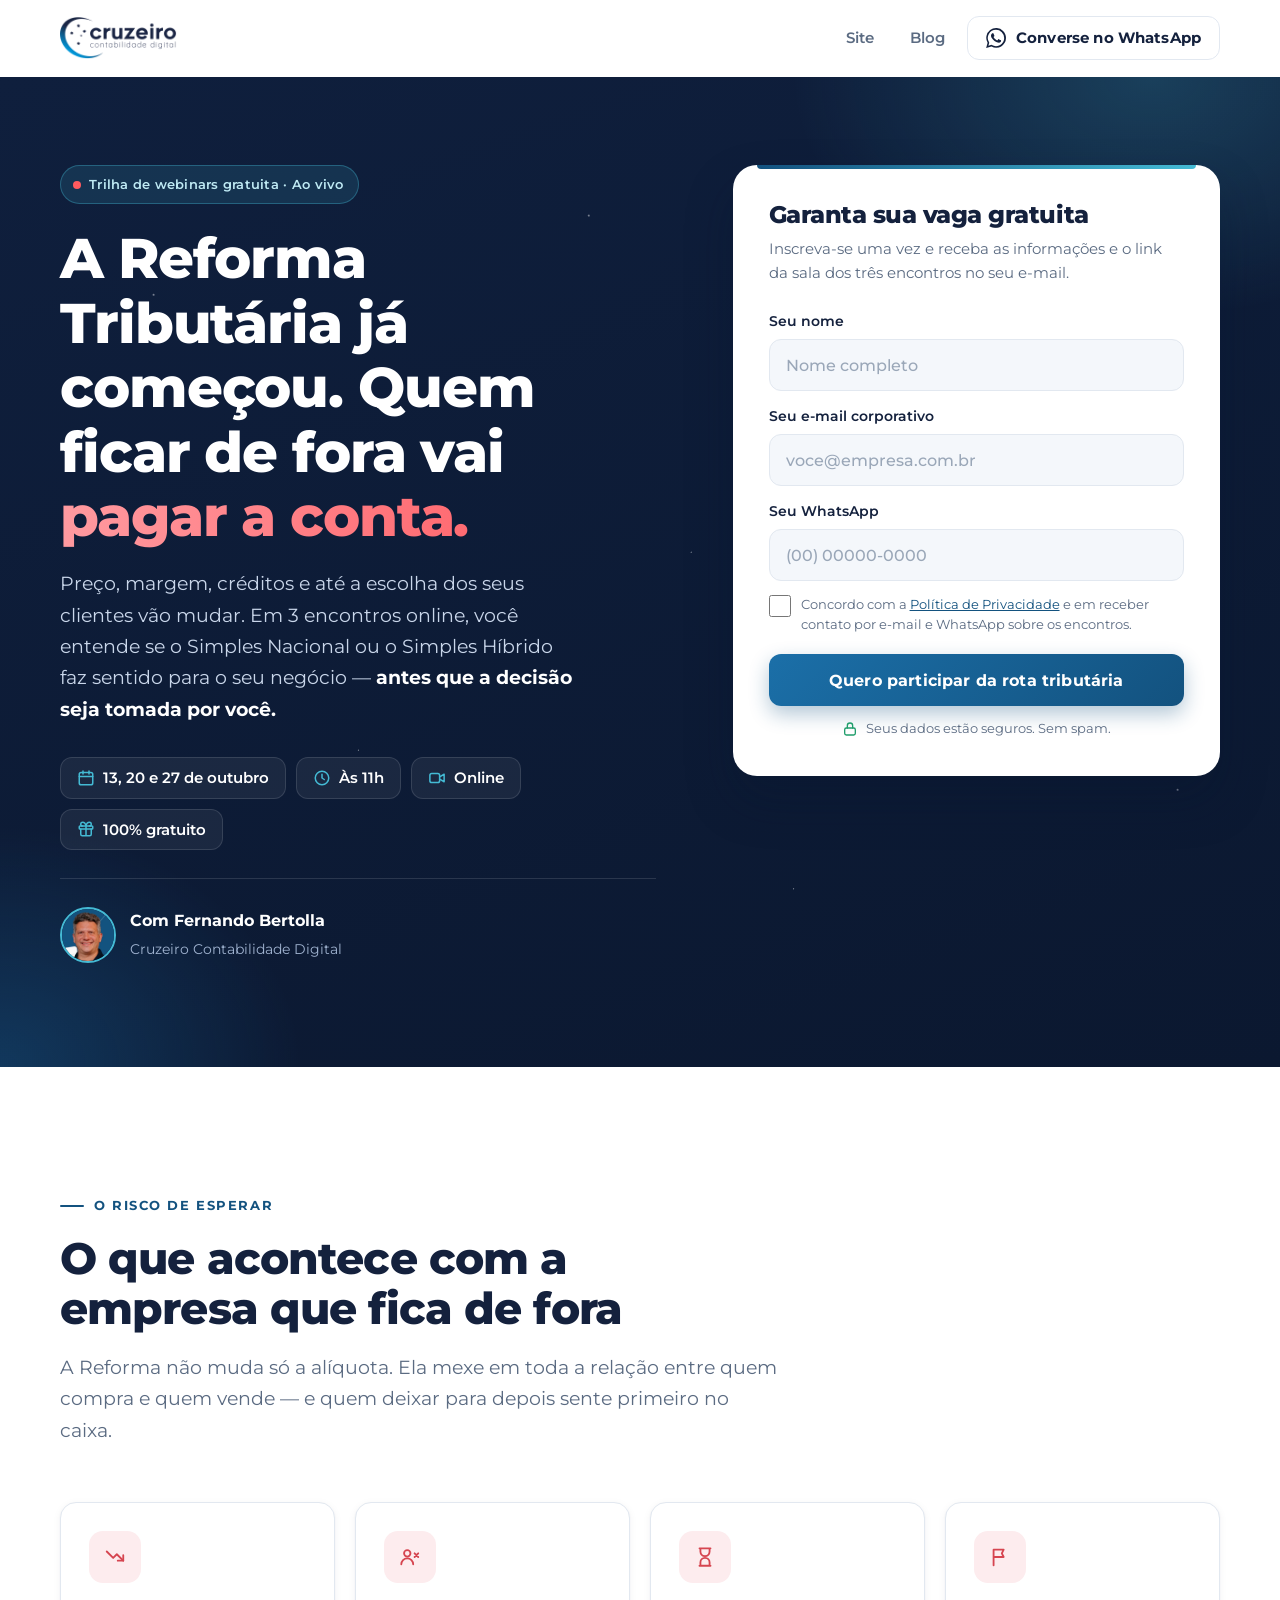
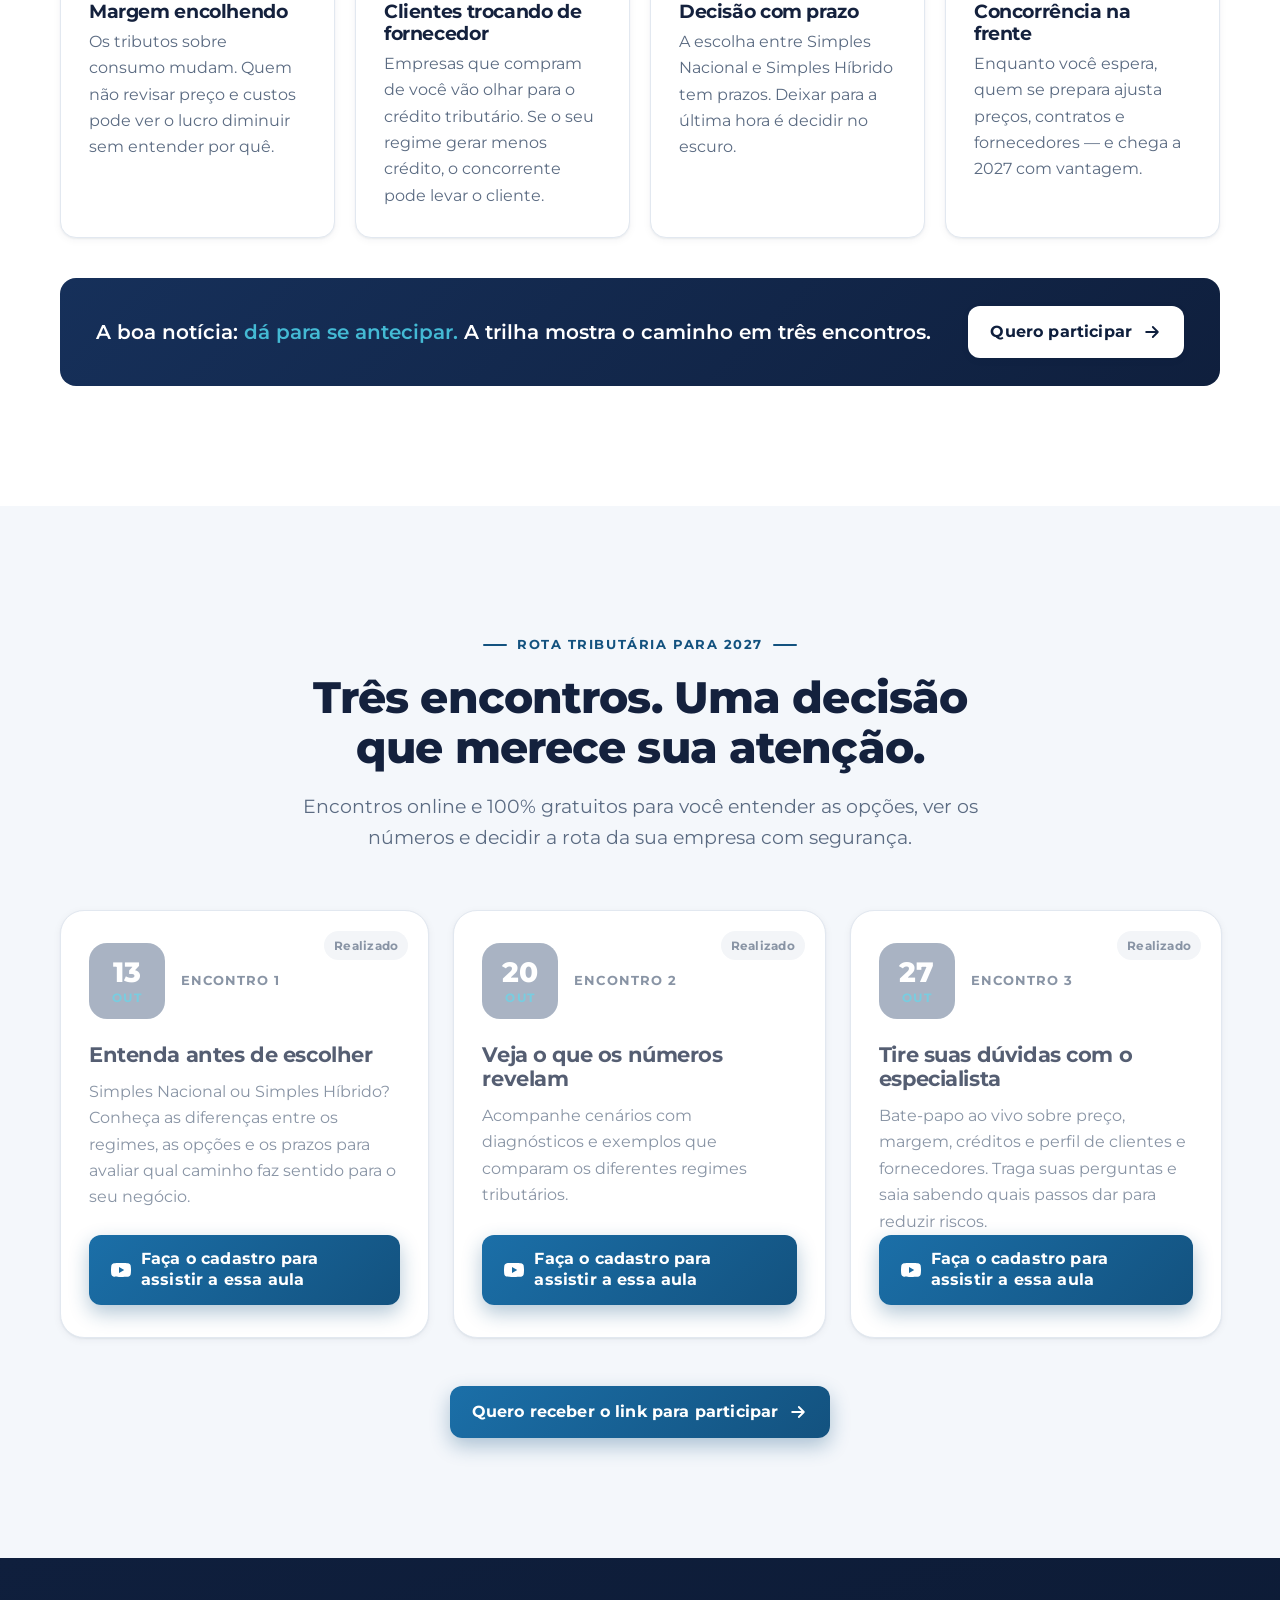
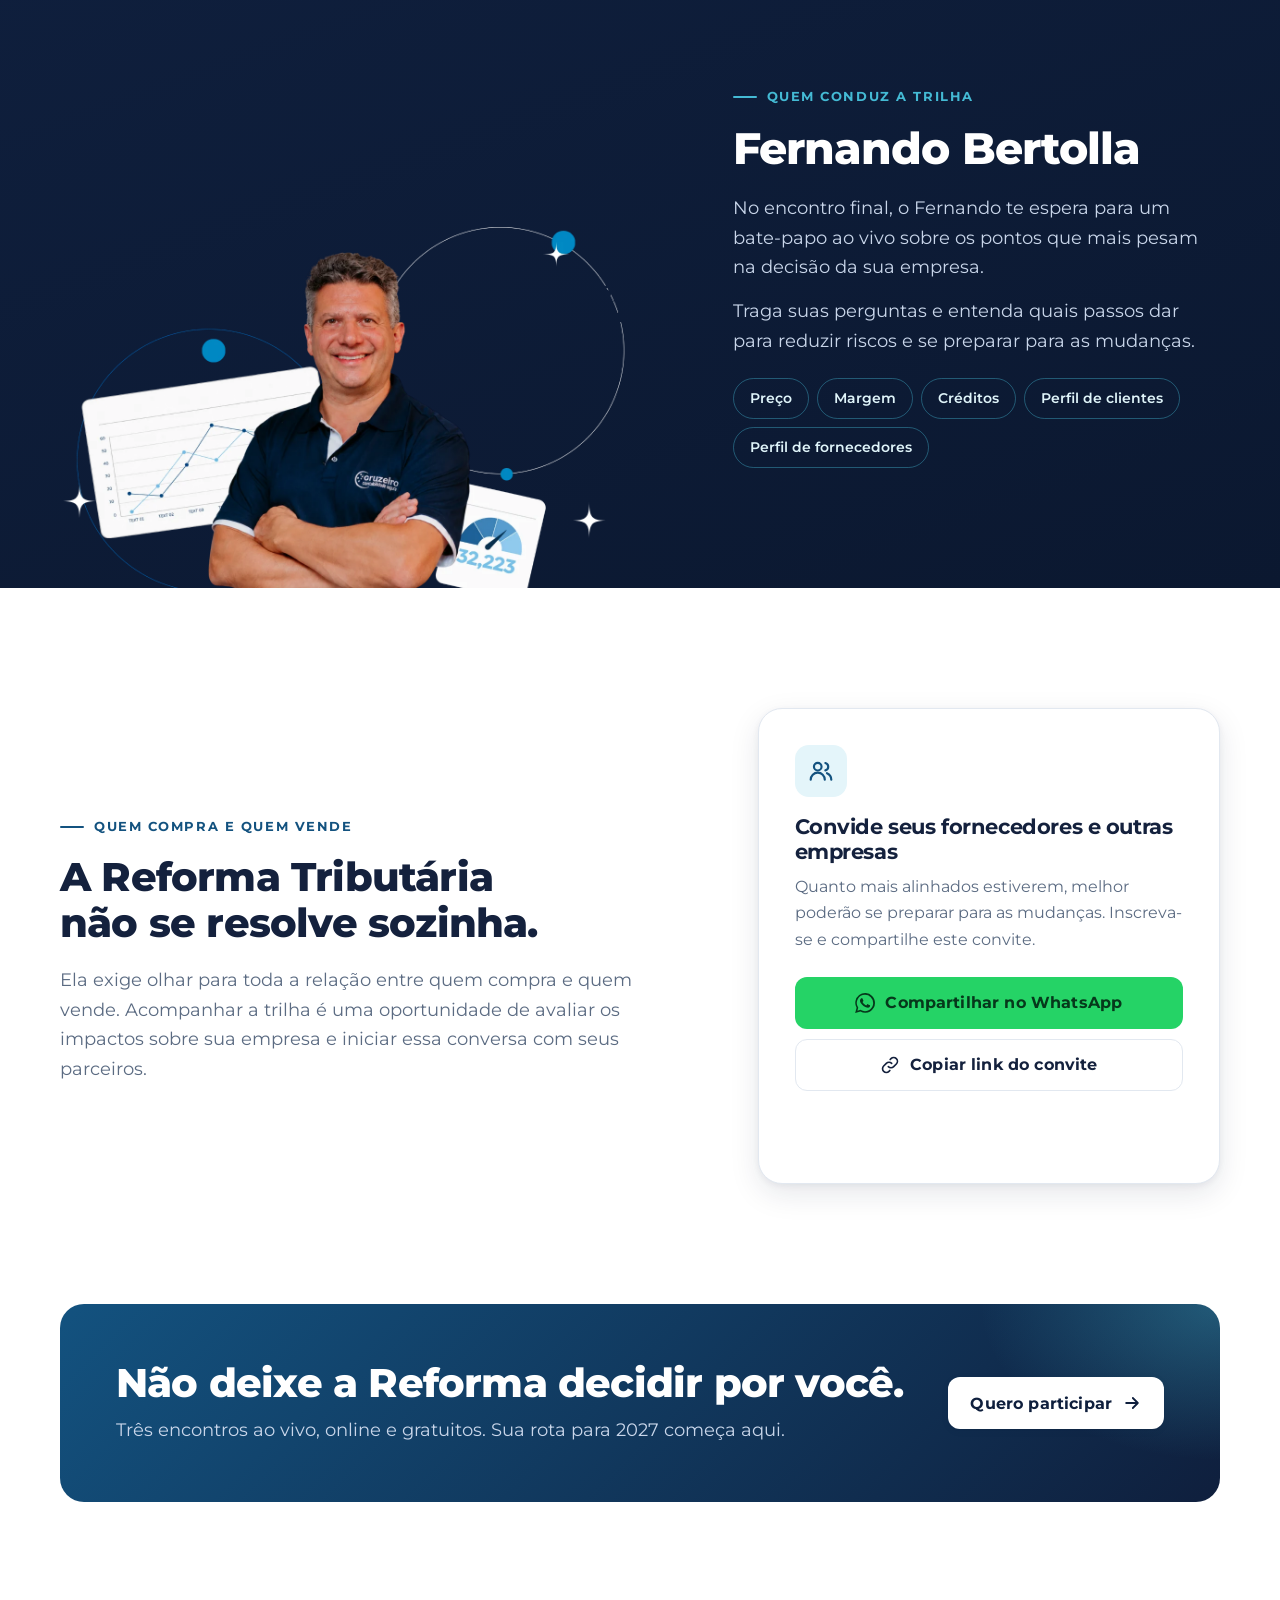
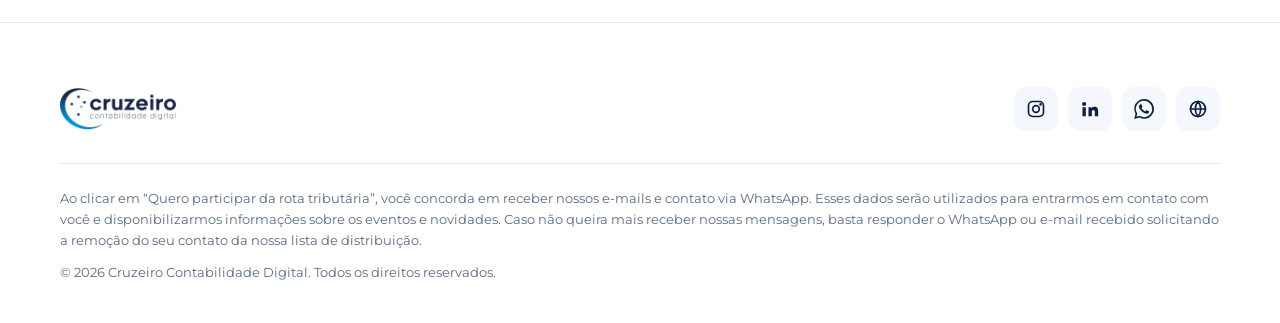
<file: index.html>
<!DOCTYPE html>
<html lang="pt-BR" class="no-js">
<head>
  <meta charset="UTF-8">
  <meta name="viewport" content="width=device-width, initial-scale=1">
  <title>Rota Tributária 2027 · Trilha de webinars gratuita | Cruzeiro Contabilidade Digital</title>
  <meta name="description" content="A Reforma Tributária já começou. Preço, margem, créditos e a escolha dos seus clientes vão mudar. Três encontros online e gratuitos com Fernando Bertolla para sua empresa decidir a rota antes de 2027.">
  <meta name="theme-color" content="#0f1f3d">

  <meta property="og:type" content="website">
  <meta property="og:locale" content="pt_BR">
  <meta property="og:title" content="A Reforma Tributária já começou. Quem ficar de fora vai pagar a conta.">
  <meta property="og:description" content="Trilha de webinars ao vivo e gratuita com Fernando Bertolla · 13, 20 e 27 de outubro, às 11h.">
  <meta property="og:image" content="assets/img/og-rota-tributaria.jpg">
  <meta name="twitter:card" content="summary_large_image">

  <link rel="preconnect" href="https://fonts.googleapis.com">
  <link rel="preconnect" href="https://fonts.gstatic.com" crossorigin>
  <link href="https://fonts.googleapis.com/css2?family=Montserrat:wght@400;500;600;700;800&display=swap" rel="stylesheet">
  <link rel="preload" as="image" href="assets/img/fernando-avatar.webp">
  <link rel="stylesheet" href="assets/css/styles.css?v=20261020">

  <!-- Google Tag Manager + eventos (ID do contêiner em assets/js/tracking.js) -->
  <script src="assets/js/tracking.js?v=20261020"></script>

  <!-- Meta Pixel -->
  <script>
    !function(f,b,e,v,n,t,s){if(f.fbq)return;n=f.fbq=function(){n.callMethod?
    n.callMethod.apply(n,arguments):n.queue.push(arguments)};if(!f._fbq)f._fbq=n;
    n.push=n;n.loaded=!0;n.version="2.0";n.queue=[];t=b.createElement(e);t.async=!0;
    t.src=v;s=b.getElementsByTagName(e)[0];s.parentNode.insertBefore(t,s)}(window,
    document,"script","https://connect.facebook.net/en_US/fbevents.js");
    fbq("init", "1113165961095884");
    fbq("track", "PageView");
  </script>
  <noscript><img height="1" width="1" style="display:none" alt="" src="https://www.facebook.com/tr?id=1113165961095884&ev=PageView&noscript=1"></noscript>
</head>
<body>
  <!-- Google Tag Manager (noscript) -->
  <noscript><iframe src="https://www.googletagmanager.com/ns.html?id=GTM-MWCSDTBQ" height="0" width="0" style="display:none;visibility:hidden"></iframe></noscript>

  <!-- SVG icon sprite -->
  <svg width="0" height="0" style="position:absolute" aria-hidden="true">
    <symbol id="i-calendar" viewBox="0 0 24 24" fill="none" stroke="currentColor" stroke-width="2" stroke-linecap="round" stroke-linejoin="round"><rect x="3" y="4.5" width="18" height="16.5" rx="2.5"/><path d="M8 2.5v4M16 2.5v4M3 10h18"/></symbol>
    <symbol id="i-clock" viewBox="0 0 24 24" fill="none" stroke="currentColor" stroke-width="2" stroke-linecap="round" stroke-linejoin="round"><circle cx="12" cy="12" r="9"/><path d="M12 7v5l3 2"/></symbol>
    <symbol id="i-video" viewBox="0 0 24 24" fill="none" stroke="currentColor" stroke-width="2" stroke-linecap="round" stroke-linejoin="round"><rect x="2.5" y="6" width="13" height="12" rx="2.5"/><path d="m15.5 10.5 6-3.5v10l-6-3.5"/></symbol>
    <symbol id="i-gift" viewBox="0 0 24 24" fill="none" stroke="currentColor" stroke-width="2" stroke-linecap="round" stroke-linejoin="round"><rect x="3" y="8" width="18" height="4" rx="1"/><path d="M12 8v13M19 12v7a2 2 0 0 1-2 2H7a2 2 0 0 1-2-2v-7M7.5 8a2.5 2.5 0 0 1 0-5C11 3 12 8 12 8s1-5 4.5-5a2.5 2.5 0 0 1 0 5"/></symbol>
    <symbol id="i-trend-down" viewBox="0 0 24 24" fill="none" stroke="currentColor" stroke-width="2" stroke-linecap="round" stroke-linejoin="round"><path d="M3 6l7 7 4-4 7 7"/><path d="M15 16h6v-6"/></symbol>
    <symbol id="i-user-x" viewBox="0 0 24 24" fill="none" stroke="currentColor" stroke-width="2" stroke-linecap="round" stroke-linejoin="round"><circle cx="9" cy="8" r="3.5"/><path d="M2.5 20a6.5 6.5 0 0 1 13 0M17 8l4 4M21 8l-4 4"/></symbol>
    <symbol id="i-hourglass" viewBox="0 0 24 24" fill="none" stroke="currentColor" stroke-width="2" stroke-linecap="round" stroke-linejoin="round"><path d="M6 2.5h12M6 21.5h12M7 2.5v3.5a5 5 0 0 0 10 0V2.5M7 21.5V18a5 5 0 0 1 10 0v3.5"/></symbol>
    <symbol id="i-flag" viewBox="0 0 24 24" fill="none" stroke="currentColor" stroke-width="2" stroke-linecap="round" stroke-linejoin="round"><path d="M5 21V4M5 4h11l-2 4 2 4H5"/></symbol>
    <symbol id="i-arrow" viewBox="0 0 24 24" fill="none" stroke="currentColor" stroke-width="2.2" stroke-linecap="round" stroke-linejoin="round"><path d="M5 12h14M13 6l6 6-6 6"/></symbol>
    <symbol id="i-lock" viewBox="0 0 24 24" fill="none" stroke="currentColor" stroke-width="2" stroke-linecap="round" stroke-linejoin="round"><rect x="4" y="10.5" width="16" height="10.5" rx="2.5"/><path d="M8 10.5V7a4 4 0 0 1 8 0v3.5"/></symbol>
    <symbol id="i-users" viewBox="0 0 24 24" fill="none" stroke="currentColor" stroke-width="2" stroke-linecap="round" stroke-linejoin="round"><circle cx="9" cy="8" r="3.5"/><path d="M2.5 20a6.5 6.5 0 0 1 13 0M16 4.6a3.5 3.5 0 0 1 0 6.8M21.5 20a6.5 6.5 0 0 0-4-6"/></symbol>
    <symbol id="i-link" viewBox="0 0 24 24" fill="none" stroke="currentColor" stroke-width="2" stroke-linecap="round" stroke-linejoin="round"><path d="M10 14a4.5 4.5 0 0 0 6.4 0l3.2-3.2a4.5 4.5 0 0 0-6.4-6.4l-1 1M14 10a4.5 4.5 0 0 0-6.4 0l-3.2 3.2a4.5 4.5 0 0 0 6.4 6.4l1-1"/></symbol>
    <symbol id="i-whats" viewBox="0 0 24 24" fill="currentColor"><path d="M17.5 14.4c-.3-.1-1.8-.9-2-1-.3-.1-.5-.1-.7.1-.2.3-.8 1-.9 1.2-.2.2-.3.2-.6.1-.3-.1-1.3-.5-2.4-1.5-.9-.8-1.5-1.8-1.7-2.1-.2-.3 0-.5.1-.6l.4-.5c.1-.2.2-.3.3-.5.1-.2 0-.4 0-.5l-.9-2.2c-.2-.6-.5-.5-.7-.5h-.6c-.2 0-.5.1-.8.4-.3.3-1 1-1 2.5s1.1 2.9 1.2 3.1c.1.2 2.1 3.2 5.1 4.5.7.3 1.3.5 1.7.6.7.2 1.4.2 1.9.1.6-.1 1.8-.7 2-1.4.2-.7.2-1.3.2-1.4-.1-.2-.3-.3-.6-.4zM12 21.8c-1.8 0-3.5-.5-5-1.4l-.4-.2-3.7 1 1-3.6-.2-.4A9.8 9.8 0 0 1 12 2.2a9.8 9.8 0 0 1 9.8 9.8c0 5.4-4.4 9.8-9.8 9.8zM20.5 3.5A11.8 11.8 0 0 0 1.9 17.7L.2 24l6.4-1.7A11.8 11.8 0 0 0 24 12c0-3.2-1.2-6.2-3.5-8.5z"/></symbol>
    <symbol id="i-insta" viewBox="0 0 24 24" fill="none" stroke="currentColor" stroke-width="2" stroke-linecap="round" stroke-linejoin="round"><rect x="3" y="3" width="18" height="18" rx="5"/><circle cx="12" cy="12" r="4"/><circle cx="17.5" cy="6.5" r=".6" fill="currentColor"/></symbol>
    <symbol id="i-linkedin" viewBox="0 0 24 24" fill="currentColor"><path d="M4.98 3.5a2.5 2.5 0 1 1 0 5 2.5 2.5 0 0 1 0-5zM3 9.75h4v11H3v-11zm6.5 0h3.8v1.5h.1c.5-1 1.8-1.9 3.7-1.9 4 0 4.7 2.5 4.7 5.8v5.6h-4v-5c0-1.2 0-2.7-1.7-2.7s-1.9 1.3-1.9 2.6v5.1h-4v-11z"/></symbol>
    <symbol id="i-globe" viewBox="0 0 24 24" fill="none" stroke="currentColor" stroke-width="2" stroke-linecap="round" stroke-linejoin="round"><circle cx="12" cy="12" r="9"/><path d="M3 12h18M12 3a14 14 0 0 1 0 18M12 3a14 14 0 0 0 0 18"/></symbol>
  </svg>

  <!-- Header -->
  <header class="site-header" id="topo">
    <div class="container">
      <a class="logo" href="https://www.cruzeirocontabil.com.br/" aria-label="Cruzeiro Contabilidade Digital">
        <img src="assets/img/logo-cruzeiro.webp" alt="Cruzeiro Contabilidade Digital" width="500" height="188">
      </a>
      <nav class="nav" aria-label="Principal">
        <a href="https://www.cruzeirocontabil.com.br/" target="_blank" rel="noopener">Site</a>
        <a href="https://cruzeirocontabil.com.br/blog" target="_blank" rel="noopener">Blog</a>
        <a class="btn btn-ghost" data-track-local="header" href="https://wa.me/5551991170098" target="_blank" rel="noopener">
          <svg aria-hidden="true"><use href="#i-whats"/></svg>
          <span class="label-long">Converse no WhatsApp</span><span class="label-short">WhatsApp</span>
        </a>
      </nav>
    </div>
  </header>

  <main>
    <!-- Hero + form -->
    <section class="hero">
      <div class="container">
        <div class="hero-intro">
          <span class="pill"><span class="dot" aria-hidden="true"></span>Trilha de webinars gratuita · Ao vivo</span>
          <h1>A Reforma Tributária já começou. Quem ficar de fora vai <span class="accent">pagar a conta.</span></h1>
          <p class="lead">Preço, margem, créditos e até a escolha dos seus clientes vão mudar. Em 3 encontros online, você entende se o Simples Nacional ou o Simples Híbrido faz sentido para o seu negócio — <strong>antes que a decisão seja tomada por você.</strong></p>
        </div>

        <div class="hero-details">
          <ul class="facts">
            <li><svg aria-hidden="true"><use href="#i-calendar"/></svg>13, 20 e 27 de outubro</li>
            <li><svg aria-hidden="true"><use href="#i-clock"/></svg>Às 11h</li>
            <li><svg aria-hidden="true"><use href="#i-video"/></svg>Online</li>
            <li><svg aria-hidden="true"><use href="#i-gift"/></svg>100% gratuito</li>
          </ul>

          <div class="host">
            <img src="assets/img/fernando-avatar.webp" alt="" width="240" height="240">
            <div>
              <strong>Com Fernando Bertolla</strong>
              <span>Cruzeiro Contabilidade Digital</span>
            </div>
          </div>
        </div>

        <div class="form-card" id="inscricao">
          <h2>Garanta sua vaga gratuita</h2>
          <p class="sub">Inscreva-se uma vez e receba as informações e o link da sala dos três encontros no seu e-mail.</p>

          <!-- Pipe.run: os atributos name/data-* são lidos pelo submitter.js — não renomear -->
          <form>
            <div class="field">
              <label for="f-nome">Seu nome</label>
              <input id="f-nome" name="person_name" type="text" required autocomplete="name" data-name="Nome" data-entity="2" placeholder="Nome completo">
            </div>
            <div class="field">
              <label for="f-email">Seu e-mail corporativo</label>
              <input id="f-email" name="person_email" type="email" required autocomplete="email" data-name="E-mail" data-entity="2" placeholder="voce@empresa.com.br">
            </div>
            <div class="field">
              <label for="f-whats">Seu WhatsApp</label>
              <input id="f-whats" name="person_phone" type="tel" required autocomplete="tel" data-mask="(00) 00000-0000" data-name="Telefone" data-entity="2" placeholder="(00) 00000-0000">
            </div>
            <input id="honey_pot_field" name="anti_spam" type="hidden">
            <label class="check" for="f-privacidade">
              <input id="f-privacidade" name="privacy_policy" type="checkbox" required>
              <span>Concordo com a <a href="https://cruzeirocontabil.com.br/lgpd" target="_blank" rel="noopener">Política de Privacidade</a> e em receber contato por e-mail e WhatsApp sobre os encontros.</span>
            </label>
            <p class="form-error" role="alert" hidden></p>
            <button class="btn btn-primary btn-block" type="submit" name="submit" value="Quero participar da rota tributária">Quero participar da rota tributária</button>
            <p class="form-note"><svg aria-hidden="true"><use href="#i-lock"/></svg>Seus dados estão seguros. Sem spam.</p>
          </form>
        </div>
      </div>
    </section>

    <!-- O que está em jogo -->
    <section class="section" id="riscos">
      <div class="container">
        <div class="section-head reveal">
          <span class="eyebrow">O risco de esperar</span>
          <h2>O que acontece com a empresa que fica de fora</h2>
          <p>A Reforma não muda só a alíquota. Ela mexe em toda a relação entre quem compra e quem vende — e quem deixar para depois sente primeiro no caixa.</p>
        </div>

        <ul class="pains">
          <li class="pain reveal">
            <span class="icon"><svg aria-hidden="true"><use href="#i-trend-down"/></svg></span>
            <div>
              <h3>Margem encolhendo</h3>
              <p>Os tributos sobre consumo mudam. Quem não revisar preço e custos pode ver o lucro diminuir sem entender por quê.</p>
            </div>
          </li>
          <li class="pain reveal">
            <span class="icon"><svg aria-hidden="true"><use href="#i-user-x"/></svg></span>
            <div>
              <h3>Clientes trocando de fornecedor</h3>
              <p>Empresas que compram de você vão olhar para o crédito tributário. Se o seu regime gerar menos crédito, o concorrente pode levar o cliente.</p>
            </div>
          </li>
          <li class="pain reveal">
            <span class="icon"><svg aria-hidden="true"><use href="#i-hourglass"/></svg></span>
            <div>
              <h3>Decisão com prazo</h3>
              <p>A escolha entre Simples Nacional e Simples Híbrido tem prazos. Deixar para a última hora é decidir no escuro.</p>
            </div>
          </li>
          <li class="pain reveal">
            <span class="icon"><svg aria-hidden="true"><use href="#i-flag"/></svg></span>
            <div>
              <h3>Concorrência na frente</h3>
              <p>Enquanto você espera, quem se prepara ajusta preços, contratos e fornecedores — e chega a 2027 com vantagem.</p>
            </div>
          </li>
        </ul>

        <div class="pain-bridge reveal">
          <p>A boa notícia: <span>dá para se antecipar.</span> A trilha mostra o caminho em três encontros.</p>
          <a class="btn btn-light" href="#inscricao">Quero participar <svg aria-hidden="true"><use href="#i-arrow"/></svg></a>
        </div>
      </div>
    </section>

    <!-- Trilha -->
    <section class="section section-soft" id="trilha">
      <div class="container">
        <div class="section-head center reveal">
          <span class="eyebrow">Rota Tributária para 2027</span>
          <h2>Três encontros. Uma decisão que merece sua atenção.</h2>
          <p>Encontros online e 100% gratuitos para você entender as opções, ver os números e decidir a rota da sua empresa com segurança.</p>
        </div>

        <ol class="timeline">
          <li class="step reveal" data-date="2026-10-13">
            <div class="step-top">
              <div class="step-date"><b>13</b><small>out</small></div>
              <span class="step-num">Encontro 1</span>
            </div>
            <h3>Entenda antes de escolher</h3>
            <p>Simples Nacional ou Simples Híbrido? Conheça as diferenças entre os regimes, as opções e os prazos para avaliar qual caminho faz sentido para o seu negócio.</p>
            <p class="step-time"><svg aria-hidden="true"><use href="#i-clock"/></svg>Terça · 11h · Online</p>
          </li>
          <li class="step reveal" data-date="2026-10-20">
            <div class="step-top">
              <div class="step-date"><b>20</b><small>out</small></div>
              <span class="step-num">Encontro 2</span>
            </div>
            <h3>Veja o que os números revelam</h3>
            <p>Acompanhe cenários com diagnósticos e exemplos que comparam os diferentes regimes tributários.</p>
            <p class="step-time"><svg aria-hidden="true"><use href="#i-clock"/></svg>Terça · 11h · Online</p>
          </li>
          <li class="step reveal" data-date="2026-10-27">
            <div class="step-top">
              <div class="step-date"><b>27</b><small>out</small></div>
              <span class="step-num">Encontro 3</span>
            </div>
            <h3>Tire suas dúvidas com o especialista</h3>
            <p>Bate-papo ao vivo sobre preço, margem, créditos e perfil de clientes e fornecedores. Traga suas perguntas e saia sabendo quais passos dar para reduzir riscos.</p>
            <p class="step-time"><svg aria-hidden="true"><use href="#i-clock"/></svg>Terça · 11h · Online</p>
          </li>
        </ol>

        <div class="timeline-cta">
          <a class="btn btn-primary" href="#inscricao">Quero receber o link para participar <svg aria-hidden="true"><use href="#i-arrow"/></svg></a>
        </div>
      </div>
    </section>

    <!-- Especialista -->
    <section class="section speaker" id="especialista">
      <div class="container">
        <figure class="speaker-art">
          <img src="assets/img/fernando-hero.webp" alt="Fernando Bertolla, da Cruzeiro Contabilidade Digital" width="1288" height="782" loading="lazy">
        </figure>
        <div class="speaker-copy reveal">
          <span class="eyebrow">Quem conduz a trilha</span>
          <h2>Fernando Bertolla</h2>
          <p>No encontro final, o Fernando te espera para um bate-papo ao vivo sobre os pontos que mais pesam na decisão da sua empresa.</p>
          <p>Traga suas perguntas e entenda quais passos dar para reduzir riscos e se preparar para as mudanças.</p>
          <ul class="topics" aria-label="Temas do bate-papo">
            <li>Preço</li>
            <li>Margem</li>
            <li>Créditos</li>
            <li>Perfil de clientes</li>
            <li>Perfil de fornecedores</li>
          </ul>
        </div>
      </div>
    </section>

    <!-- Convite -->
    <section class="section" id="convite">
      <div class="container invite">
        <div class="reveal">
          <span class="eyebrow">Quem compra e quem vende</span>
          <h2>A Reforma Tributária não se resolve sozinha.</h2>
          <p>Ela exige olhar para toda a relação entre quem compra e quem vende. Acompanhar a trilha é uma oportunidade de avaliar os impactos sobre sua empresa e iniciar essa conversa com seus parceiros.</p>
        </div>
        <div class="invite-card reveal">
          <div class="icon"><svg aria-hidden="true"><use href="#i-users"/></svg></div>
          <h3>Convide seus fornecedores e outras empresas</h3>
          <p>Quanto mais alinhados estiverem, melhor poderão se preparar para as mudanças. Inscreva-se e compartilhe este convite.</p>
          <div class="invite-actions">
            <a class="btn btn-whats" data-share="whatsapp" data-track-local="lp_convite" href="https://wa.me/?text=Reforma%20Tribut%C3%A1ria%3A%20qual%20rota%20sua%20empresa%20vai%20seguir%3F%20Trilha%20de%20webinars%20gratuita%20da%20Cruzeiro%20Contabilidade." target="_blank" rel="noopener">
              <svg aria-hidden="true"><use href="#i-whats"/></svg>Compartilhar no WhatsApp
            </a>
            <button class="btn btn-ghost" type="button" data-share="copy">
              <svg aria-hidden="true"><use href="#i-link"/></svg>Copiar link do convite
            </button>
            <p class="copy-feedback" aria-live="polite"></p>
          </div>
        </div>
      </div>
    </section>

    <!-- CTA final -->
    <section class="section" style="padding-top:0">
      <div class="container">
        <div class="final-cta reveal">
          <div>
            <h2>Não deixe a Reforma decidir por você.</h2>
            <p>Três encontros ao vivo, online e gratuitos. Sua rota para 2027 começa aqui.</p>
          </div>
          <a class="btn btn-light" href="#inscricao">Quero participar <svg aria-hidden="true"><use href="#i-arrow"/></svg></a>
        </div>
      </div>
    </section>
  </main>

  <footer class="site-footer">
    <div class="container">
      <div class="footer-top">
        <a class="logo" href="https://www.cruzeirocontabil.com.br/" aria-label="Cruzeiro Contabilidade Digital">
          <img src="assets/img/logo-cruzeiro.webp" alt="Cruzeiro Contabilidade Digital" width="500" height="188" loading="lazy">
        </a>
        <nav class="social" aria-label="Redes sociais">
          <a href="https://www.instagram.com/cruzeiro.contabilidade.digital/" target="_blank" rel="noopener" aria-label="Instagram"><svg><use href="#i-insta"/></svg></a>
          <a href="https://www.linkedin.com/company/cruzeiro-contabilidade-digital-caxias" target="_blank" rel="noopener" aria-label="LinkedIn"><svg><use href="#i-linkedin"/></svg></a>
          <a data-track-local="rodape" href="https://wa.me/5551991170098" target="_blank" rel="noopener" aria-label="WhatsApp"><svg><use href="#i-whats"/></svg></a>
          <a href="https://www.cruzeirocontabil.com.br/" target="_blank" rel="noopener" aria-label="Site"><svg><use href="#i-globe"/></svg></a>
        </nav>
      </div>
      <div class="legal">
        <p>Ao clicar em “Quero participar da rota tributária”, você concorda em receber nossos e-mails e contato via WhatsApp. Esses dados serão utilizados para entrarmos em contato com você e disponibilizarmos informações sobre os eventos e novidades. Caso não queira mais receber nossas mensagens, basta responder o WhatsApp ou e-mail recebido solicitando a remoção do seu contato da nossa lista de distribuição.</p>
        <p>© <span data-year>2026</span> Cruzeiro Contabilidade Digital. Todos os direitos reservados.</p>
      </div>
    </div>
  </footer>

  <div class="mobile-cta" aria-hidden="true">
    <a class="btn btn-primary btn-block" href="#inscricao" tabindex="-1">Garantir minha vaga gratuita</a>
  </div>

  <script src="assets/js/main.js?v=20261020"></script>

  <!-- Pipe.run: envio do formulário para o CRM (configuração no topo do arquivo) -->
  <script src="assets/js/piperun.js?v=20261020"></script>
</body>
</html>
</file>
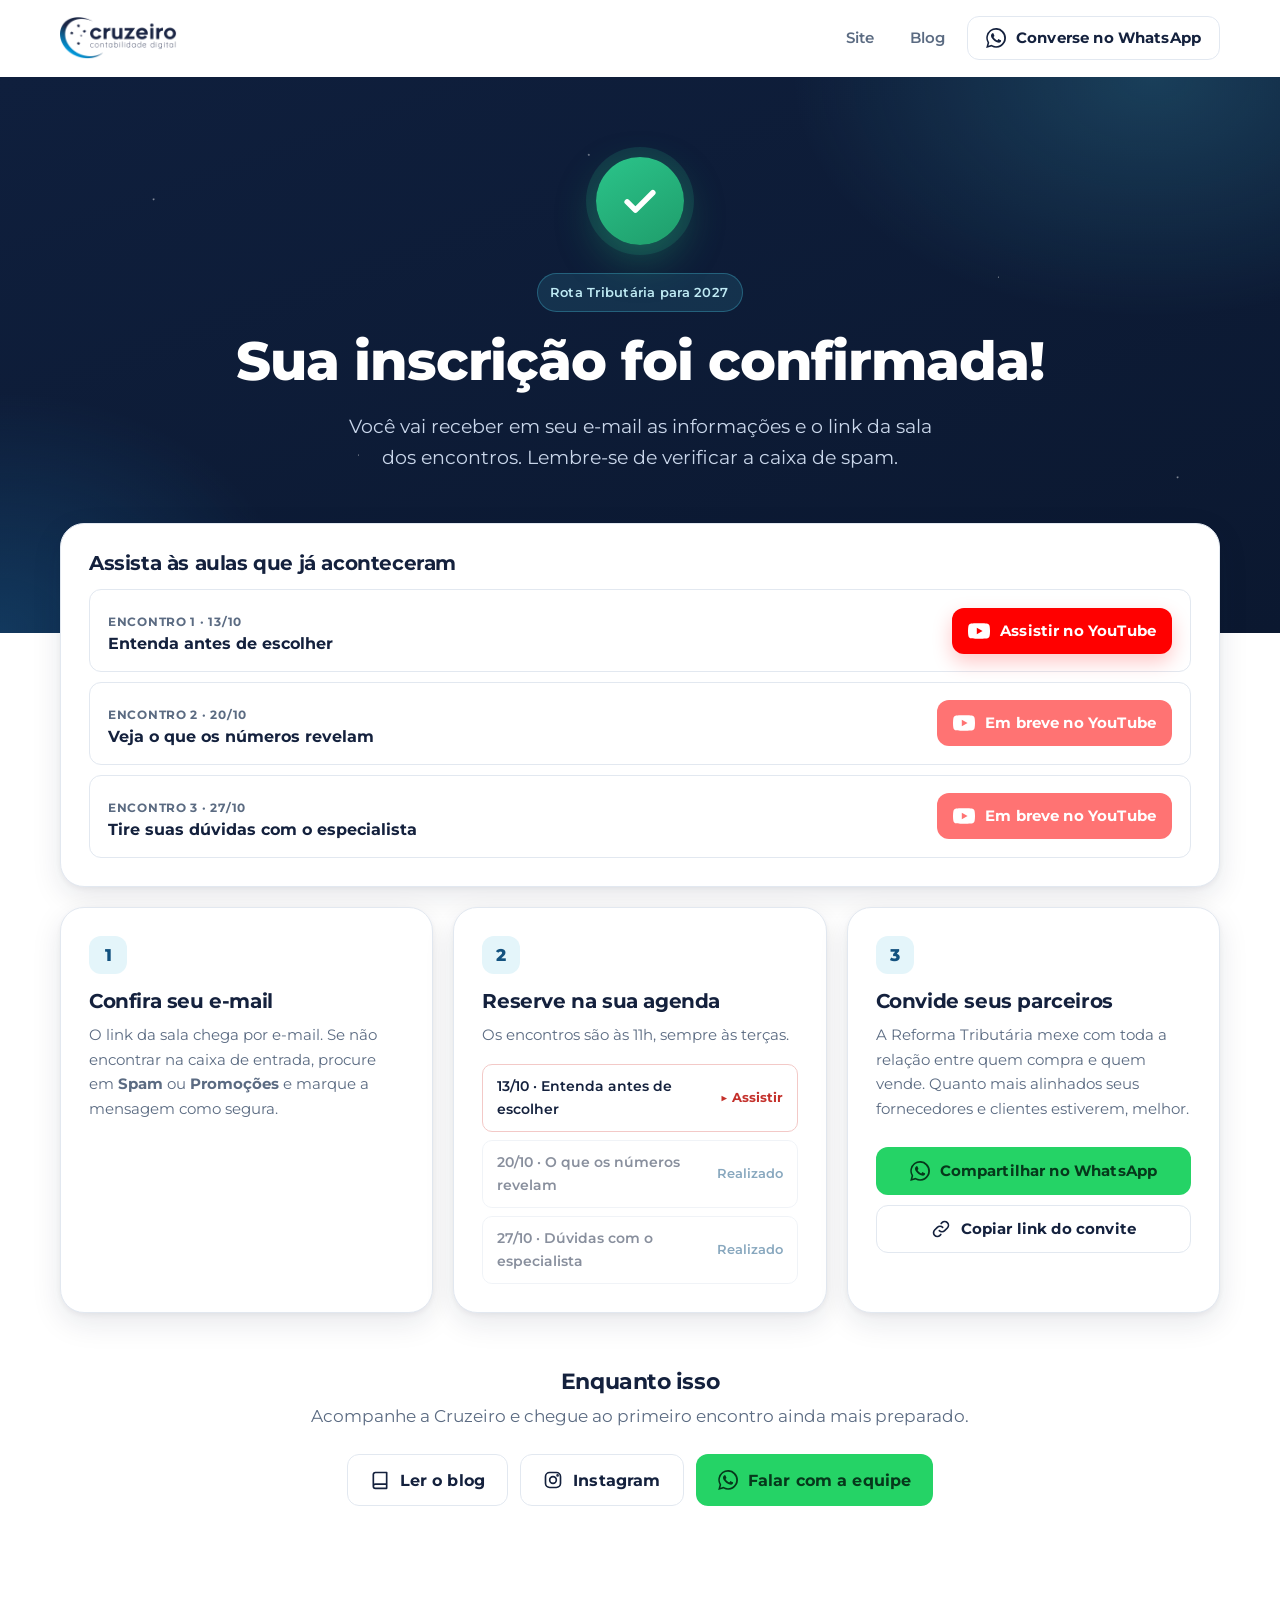
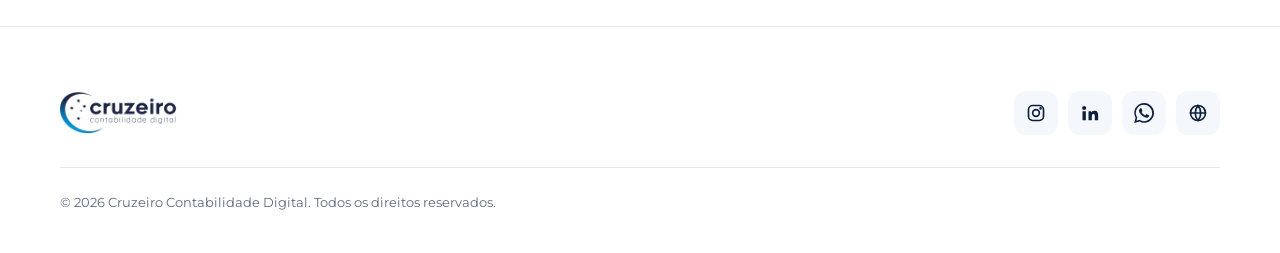
<file: obrigado.html>
<!DOCTYPE html>
<html lang="pt-BR" class="no-js" data-thank-you>
<head>
  <meta charset="UTF-8">
  <meta name="viewport" content="width=device-width, initial-scale=1">
  <title>Inscrição confirmada · Rota Tributária | Cruzeiro Contabilidade Digital</title>
  <meta name="robots" content="noindex, nofollow">
  <meta name="theme-color" content="#0f1f3d">

  <link rel="preconnect" href="https://fonts.googleapis.com">
  <link rel="preconnect" href="https://fonts.gstatic.com" crossorigin>
  <link href="https://fonts.googleapis.com/css2?family=Montserrat:wght@400;500;600;700;800&display=swap" rel="stylesheet">
  <link rel="stylesheet" href="assets/css/styles.css?v=20261020">

  <!-- Google Tag Manager + eventos (ID do contêiner em assets/js/tracking.js) -->
  <script src="assets/js/tracking.js?v=20261020"></script>

  <!-- Meta Pixel -->
  <script>
    !function(f,b,e,v,n,t,s){if(f.fbq)return;n=f.fbq=function(){n.callMethod?
    n.callMethod.apply(n,arguments):n.queue.push(arguments)};if(!f._fbq)f._fbq=n;
    n.push=n;n.loaded=!0;n.version="2.0";n.queue=[];t=b.createElement(e);t.async=!0;
    t.src=v;s=b.getElementsByTagName(e)[0];s.parentNode.insertBefore(t,s)}(window,
    document,"script","https://connect.facebook.net/en_US/fbevents.js");
    fbq("init", "1113165961095884");
    fbq("track", "PageView");
    // Sugestão: ativar o evento de conversão padrão (conferir antes se já existe
    // uma conversão personalizada baseada na URL desta página, para não contar em dobro).
    // fbq("track", "CompleteRegistration");
  </script>
  <noscript><img height="1" width="1" style="display:none" alt="" src="https://www.facebook.com/tr?id=1113165961095884&ev=PageView&noscript=1"></noscript>
</head>
<body>
  <!-- Google Tag Manager (noscript) -->
  <noscript><iframe src="https://www.googletagmanager.com/ns.html?id=GTM-MWCSDTBQ" height="0" width="0" style="display:none;visibility:hidden"></iframe></noscript>

  <svg width="0" height="0" style="position:absolute" aria-hidden="true">
    <symbol id="i-whats" viewBox="0 0 24 24" fill="currentColor"><path d="M17.5 14.4c-.3-.1-1.8-.9-2-1-.3-.1-.5-.1-.7.1-.2.3-.8 1-.9 1.2-.2.2-.3.2-.6.1-.3-.1-1.3-.5-2.4-1.5-.9-.8-1.5-1.8-1.7-2.1-.2-.3 0-.5.1-.6l.4-.5c.1-.2.2-.3.3-.5.1-.2 0-.4 0-.5l-.9-2.2c-.2-.6-.5-.5-.7-.5h-.6c-.2 0-.5.1-.8.4-.3.3-1 1-1 2.5s1.1 2.9 1.2 3.1c.1.2 2.1 3.2 5.1 4.5.7.3 1.3.5 1.7.6.7.2 1.4.2 1.9.1.6-.1 1.8-.7 2-1.4.2-.7.2-1.3.2-1.4-.1-.2-.3-.3-.6-.4zM12 21.8c-1.8 0-3.5-.5-5-1.4l-.4-.2-3.7 1 1-3.6-.2-.4A9.8 9.8 0 0 1 12 2.2a9.8 9.8 0 0 1 9.8 9.8c0 5.4-4.4 9.8-9.8 9.8zM20.5 3.5A11.8 11.8 0 0 0 1.9 17.7L.2 24l6.4-1.7A11.8 11.8 0 0 0 24 12c0-3.2-1.2-6.2-3.5-8.5z"/></symbol>
    <symbol id="i-link" viewBox="0 0 24 24" fill="none" stroke="currentColor" stroke-width="2" stroke-linecap="round" stroke-linejoin="round"><path d="M10 14a4.5 4.5 0 0 0 6.4 0l3.2-3.2a4.5 4.5 0 0 0-6.4-6.4l-1 1M14 10a4.5 4.5 0 0 0-6.4 0l-3.2 3.2a4.5 4.5 0 0 0 6.4 6.4l1-1"/></symbol>
    <symbol id="i-insta" viewBox="0 0 24 24" fill="none" stroke="currentColor" stroke-width="2" stroke-linecap="round" stroke-linejoin="round"><rect x="3" y="3" width="18" height="18" rx="5"/><circle cx="12" cy="12" r="4"/><circle cx="17.5" cy="6.5" r=".6" fill="currentColor"/></symbol>
    <symbol id="i-linkedin" viewBox="0 0 24 24" fill="currentColor"><path d="M4.98 3.5a2.5 2.5 0 1 1 0 5 2.5 2.5 0 0 1 0-5zM3 9.75h4v11H3v-11zm6.5 0h3.8v1.5h.1c.5-1 1.8-1.9 3.7-1.9 4 0 4.7 2.5 4.7 5.8v5.6h-4v-5c0-1.2 0-2.7-1.7-2.7s-1.9 1.3-1.9 2.6v5.1h-4v-11z"/></symbol>
    <symbol id="i-globe" viewBox="0 0 24 24" fill="none" stroke="currentColor" stroke-width="2" stroke-linecap="round" stroke-linejoin="round"><circle cx="12" cy="12" r="9"/><path d="M3 12h18M12 3a14 14 0 0 1 0 18M12 3a14 14 0 0 0 0 18"/></symbol>
    <symbol id="i-book" viewBox="0 0 24 24" fill="none" stroke="currentColor" stroke-width="2" stroke-linecap="round" stroke-linejoin="round"><path d="M4 19.5A2.5 2.5 0 0 1 6.5 17H20V3H6.5A2.5 2.5 0 0 0 4 5.5v14zM4 19.5A2.5 2.5 0 0 0 6.5 22H20v-5"/></symbol>
  </svg>

  <header class="site-header">
    <div class="container">
      <a class="logo" href="https://www.cruzeirocontabil.com.br/" aria-label="Cruzeiro Contabilidade Digital">
        <img src="assets/img/logo-cruzeiro.webp" alt="Cruzeiro Contabilidade Digital" width="500" height="188">
      </a>
      <nav class="nav" aria-label="Principal">
        <a href="https://www.cruzeirocontabil.com.br/" target="_blank" rel="noopener">Site</a>
        <a href="https://cruzeirocontabil.com.br/blog" target="_blank" rel="noopener">Blog</a>
        <a class="btn btn-ghost" data-track-local="header" href="https://wa.me/5551991170098" target="_blank" rel="noopener">
          <svg aria-hidden="true"><use href="#i-whats"/></svg>
          <span class="label-long">Converse no WhatsApp</span><span class="label-short">WhatsApp</span>
        </a>
      </nav>
    </div>
  </header>

  <main>
    <section class="hero thanks-hero">
      <div class="container">
        <div class="check-badge" aria-hidden="true">
          <svg viewBox="0 0 24 24" fill="none" stroke="currentColor" stroke-width="3" stroke-linecap="round" stroke-linejoin="round"><path d="M5 12.5l4.5 4.5L19 7.5"/></svg>
        </div>
        <span class="pill">Rota Tributária para 2027</span>
        <h1>Sua inscrição foi confirmada!</h1>
        <p class="lead">Você vai receber em seu e-mail as informações e o link da sala dos encontros. Lembre-se de verificar a caixa de spam.</p>
      </div>
    </section>

    <section class="thanks-body">
      <div class="container">
        <ol class="next-steps">
          <li>
            <span class="num">1</span>
            <h2>Confira seu e-mail</h2>
            <p>O link da sala chega por e-mail. Se não encontrar na caixa de entrada, procure em <strong>Spam</strong> ou <strong>Promoções</strong> e marque a mensagem como segura.</p>
          </li>
          <li>
            <span class="num">2</span>
            <h2>Reserve na sua agenda</h2>
            <p>Os encontros são às 11h, sempre às terças.</p>
            <ul class="cal-list">
              <li><a data-date="2026-10-13" target="_blank" rel="noopener" href="https://calendar.google.com/calendar/render?action=TEMPLATE&amp;text=Rota%20Tribut%C3%A1ria%20%C2%B7%20Encontro%201%3A%20Entenda%20antes%20de%20escolher&amp;dates=20261013T140000Z/20261013T150000Z&amp;details=Webinar%20online%20da%20Cruzeiro%20Contabilidade%20Digital.%20O%20link%20da%20sala%20chega%20por%20e-mail.">13/10 · Entenda antes de escolher <span>+ Agenda</span></a></li>
              <li><a data-date="2026-10-20" target="_blank" rel="noopener" href="https://calendar.google.com/calendar/render?action=TEMPLATE&amp;text=Rota%20Tribut%C3%A1ria%20%C2%B7%20Encontro%202%3A%20Veja%20o%20que%20os%20n%C3%BAmeros%20revelam&amp;dates=20261020T140000Z/20261020T150000Z&amp;details=Webinar%20online%20da%20Cruzeiro%20Contabilidade%20Digital.%20O%20link%20da%20sala%20chega%20por%20e-mail.">20/10 · O que os números revelam <span>+ Agenda</span></a></li>
              <li><a data-date="2026-10-27" target="_blank" rel="noopener" href="https://calendar.google.com/calendar/render?action=TEMPLATE&amp;text=Rota%20Tribut%C3%A1ria%20%C2%B7%20Encontro%203%3A%20Tire%20suas%20d%C3%BAvidas%20com%20o%20especialista&amp;dates=20261027T140000Z/20261027T150000Z&amp;details=Webinar%20online%20da%20Cruzeiro%20Contabilidade%20Digital.%20O%20link%20da%20sala%20chega%20por%20e-mail.">27/10 · Dúvidas com o especialista <span>+ Agenda</span></a></li>
            </ul>
          </li>
          <li>
            <span class="num">3</span>
            <h2>Convide seus parceiros</h2>
            <p>A Reforma Tributária mexe com toda a relação entre quem compra e quem vende. Quanto mais alinhados seus fornecedores e clientes estiverem, melhor.</p>
            <div class="actions">
              <a class="btn btn-whats" data-share="whatsapp" data-track-local="obrigado_convite" href="https://wa.me/" target="_blank" rel="noopener"><svg aria-hidden="true"><use href="#i-whats"/></svg>Compartilhar no WhatsApp</a>
              <button class="btn btn-ghost" type="button" data-share="copy"><svg aria-hidden="true"><use href="#i-link"/></svg>Copiar link do convite</button>
              <p class="copy-feedback" aria-live="polite"></p>
            </div>
          </li>
        </ol>

        <div class="meanwhile">
          <h2>Enquanto isso</h2>
          <p>Acompanhe a Cruzeiro e chegue ao primeiro encontro ainda mais preparado.</p>
          <div class="row">
            <a class="btn btn-ghost" href="https://cruzeirocontabil.com.br/blog" target="_blank" rel="noopener"><svg aria-hidden="true"><use href="#i-book"/></svg>Ler o blog</a>
            <a class="btn btn-ghost" href="https://www.instagram.com/cruzeiro.contabilidade.digital/" target="_blank" rel="noopener"><svg aria-hidden="true"><use href="#i-insta"/></svg>Instagram</a>
            <a class="btn btn-whats" data-track-local="obrigado_falar_equipe" href="https://wa.me/5551991170098" target="_blank" rel="noopener"><svg aria-hidden="true"><use href="#i-whats"/></svg>Falar com a equipe</a>
          </div>
        </div>
      </div>
    </section>
  </main>

  <footer class="site-footer" style="padding-bottom:40px">
    <div class="container">
      <div class="footer-top">
        <a class="logo" href="https://www.cruzeirocontabil.com.br/" aria-label="Cruzeiro Contabilidade Digital">
          <img src="assets/img/logo-cruzeiro.webp" alt="Cruzeiro Contabilidade Digital" width="500" height="188" loading="lazy">
        </a>
        <nav class="social" aria-label="Redes sociais">
          <a href="https://www.instagram.com/cruzeiro.contabilidade.digital/" target="_blank" rel="noopener" aria-label="Instagram"><svg><use href="#i-insta"/></svg></a>
          <a href="https://www.linkedin.com/company/cruzeiro-contabilidade-digital-caxias" target="_blank" rel="noopener" aria-label="LinkedIn"><svg><use href="#i-linkedin"/></svg></a>
          <a data-track-local="rodape" href="https://wa.me/5551991170098" target="_blank" rel="noopener" aria-label="WhatsApp"><svg><use href="#i-whats"/></svg></a>
          <a href="https://www.cruzeirocontabil.com.br/" target="_blank" rel="noopener" aria-label="Site"><svg><use href="#i-globe"/></svg></a>
        </nav>
      </div>
      <div class="legal">
        <p>© <span data-year>2026</span> Cruzeiro Contabilidade Digital. Todos os direitos reservados.</p>
      </div>
    </div>
  </footer>

  <script src="assets/js/main.js?v=20261020"></script>
</body>
</html>
</file>
<file: assets/css/styles.css>
/* Cruzeiro Contabilidade Digital — Rota Tributária
   Mobile-first: os estilos base são para celular; tablet/desktop entram via min-width. */

:root {
  --navy-900: #0b1830;
  --navy-800: #0f1f3d;
  --navy-700: #16305a;
  --blue-600: #13527f;
  --blue-500: #1b6fa8;
  --sky-400: #44bad4;
  --sky-100: #e4f5fa;
  --ink: #14213d;
  --muted: #5b6b82;
  --line: #e2e8f0;
  --bg: #ffffff;
  --bg-soft: #f4f7fb;
  --success: #1f9d6b;
  --danger: #d64550;
  --danger-100: #fdecee;

  --radius-sm: 10px;
  --radius: 16px;
  --radius-lg: 20px;
  --shadow-sm: 0 1px 2px rgba(15, 31, 61, .06), 0 2px 8px rgba(15, 31, 61, .05);
  --shadow: 0 10px 30px rgba(15, 31, 61, .10), 0 2px 6px rgba(15, 31, 61, .06);
  --shadow-lg: 0 24px 48px rgba(8, 20, 45, .28);

  --container: 1160px;
  --gutter: 20px;
  --section-y: 64px;
  --header-h: 64px;

  --font: "Montserrat", system-ui, -apple-system, "Segoe UI", Roboto, sans-serif;
}

@media (min-width: 768px) {
  :root { --gutter: 32px; --section-y: 96px; --header-h: 76px; --radius-lg: 24px; }
}
@media (min-width: 1100px) {
  :root { --section-y: 120px; }
}

*, *::before, *::after { box-sizing: border-box; }

html { scroll-behavior: smooth; -webkit-text-size-adjust: 100%; }
@media (prefers-reduced-motion: reduce) {
  html { scroll-behavior: auto; }
  *, *::before, *::after { animation: none !important; transition: none !important; }
}

body {
  margin: 0;
  font-family: var(--font);
  font-size: 16px;
  line-height: 1.65;
  color: var(--ink);
  background: var(--bg);
  -webkit-font-smoothing: antialiased;
  text-rendering: optimizeLegibility;
  -webkit-tap-highlight-color: transparent;
}
@media (min-width: 768px) { body { font-size: 17px; } }

img { max-width: 100%; height: auto; display: block; }
a { color: var(--blue-600); }
h1, h2, h3 { line-height: 1.15; letter-spacing: -0.02em; margin: 0; }
p { margin: 0; }

.container {
  width: 100%;
  max-width: calc(var(--container) + var(--gutter) * 2);
  margin: 0 auto;
  padding: 0 var(--gutter);
}

.sr-only {
  position: absolute; width: 1px; height: 1px; padding: 0; margin: -1px;
  overflow: hidden; clip: rect(0 0 0 0); white-space: nowrap; border: 0;
}

:focus-visible { outline: 3px solid var(--sky-400); outline-offset: 3px; border-radius: 6px; }

/* ---------- Eyebrow / labels ---------- */
.eyebrow {
  display: inline-flex; align-items: center; gap: 10px;
  font-size: 12px; font-weight: 700; letter-spacing: .12em; text-transform: uppercase;
  color: var(--blue-600);
}
.eyebrow::before {
  content: ""; width: 24px; height: 2px; border-radius: 2px; background: currentColor;
}
@media (min-width: 768px) { .eyebrow { font-size: 13px; } }

.pill {
  display: inline-flex; align-items: center; gap: 8px;
  padding: 7px 12px 7px 10px;
  border-radius: 999px;
  font-size: 12px; font-weight: 600; letter-spacing: .02em;
  background: rgba(68, 186, 212, .14);
  color: #bfeaf4;
  border: 1px solid rgba(68, 186, 212, .35);
}
@media (min-width: 768px) { .pill { font-size: 13px; padding: 8px 14px 8px 12px; } }
.pill .dot {
  width: 8px; height: 8px; border-radius: 50%; background: #ff5a5f;
  animation: pulse 2s infinite;
}
@keyframes pulse {
  0% { box-shadow: 0 0 0 0 rgba(255, 90, 95, .55); }
  70% { box-shadow: 0 0 0 9px rgba(255, 90, 95, 0); }
  100% { box-shadow: 0 0 0 0 rgba(255, 90, 95, 0); }
}

/* ---------- Buttons ---------- */
.btn {
  display: inline-flex; align-items: center; justify-content: center; gap: 10px;
  min-height: 52px; padding: 14px 22px;
  border: 0; border-radius: 12px;
  font: 700 16px/1.2 var(--font); letter-spacing: .01em;
  text-align: center; text-decoration: none; cursor: pointer;
  touch-action: manipulation;
  transition: transform .15s ease, box-shadow .2s ease, background-color .2s ease, color .2s ease;
}
.btn:active { transform: scale(.98); }
@media (hover: hover) { .btn:hover { transform: translateY(-1px); } }
.btn svg { width: 20px; height: 20px; flex: none; }

.btn-primary {
  background: linear-gradient(135deg, var(--blue-500), var(--blue-600));
  color: #fff;
  box-shadow: 0 8px 20px rgba(19, 82, 127, .32);
}
.btn-primary:hover { box-shadow: 0 12px 28px rgba(19, 82, 127, .42); }
.btn-primary:disabled { opacity: .7; cursor: progress; transform: none; }

.btn-light { background: #fff; color: var(--navy-800); box-shadow: var(--shadow-sm); }
.btn-ghost { background: transparent; color: var(--ink); border: 1.5px solid var(--line); }
.btn-ghost:hover { border-color: var(--blue-600); color: var(--blue-600); }
.btn-whats { background: #25d366; color: #06381b; }
.btn-whats:hover { background: #1fc15b; }
.btn-block { width: 100%; }

/* ---------- Header ---------- */
.site-header {
  position: sticky; top: 0; z-index: 50;
  background: rgba(255, 255, 255, .94);
  backdrop-filter: saturate(1.4) blur(10px);
  -webkit-backdrop-filter: saturate(1.4) blur(10px);
  border-bottom: 1px solid transparent;
  transition: border-color .2s ease, box-shadow .2s ease;
}
.site-header.is-scrolled { border-bottom-color: var(--line); box-shadow: var(--shadow-sm); }
.site-header .container { display: flex; align-items: center; justify-content: space-between; height: var(--header-h); gap: 16px; }
.site-header .logo img { height: 36px; width: auto; }

.nav { display: flex; align-items: center; gap: 8px; }
.nav a:not(.btn) { display: none; }
.nav .btn { min-height: 44px; padding: 10px 14px; font-size: 15px; }
.nav .btn .label-long { display: none; }

@media (min-width: 768px) {
  .site-header .logo img { height: 44px; }
  .nav a:not(.btn) {
    display: inline-block;
    color: var(--muted); font-weight: 600; font-size: 15px; text-decoration: none;
    padding: 10px 14px; border-radius: 8px;
  }
  .nav a:not(.btn):hover { color: var(--ink); background: var(--bg-soft); }
  .nav .btn { padding: 10px 18px; }
  .nav .btn .label-long { display: inline; }
  .nav .btn .label-short { display: none; }
}

/* ---------- Hero ---------- */
.hero {
  position: relative; overflow: hidden;
  color: #fff;
  background:
    radial-gradient(600px 400px at 90% 0%, rgba(68, 186, 212, .22), transparent 60%),
    radial-gradient(500px 400px at 0% 100%, rgba(27, 111, 168, .35), transparent 60%),
    linear-gradient(160deg, var(--navy-800) 0%, var(--navy-900) 100%);
  padding: 32px 0 48px;
}
.hero::before { /* campo de estrelas discreto, ecoando o Cruzeiro do Sul do logo */
  content: ""; position: absolute; inset: 0; pointer-events: none; opacity: .55;
  background-image:
    radial-gradient(1.5px 1.5px at 12% 22%, #fff, transparent),
    radial-gradient(1px 1px at 28% 68%, #fff, transparent),
    radial-gradient(1.5px 1.5px at 46% 14%, #fff, transparent),
    radial-gradient(1px 1px at 62% 82%, #fff, transparent),
    radial-gradient(1px 1px at 78% 36%, #fff, transparent),
    radial-gradient(1.5px 1.5px at 92% 72%, #fff, transparent),
    radial-gradient(1px 1px at 6% 88%, #fff, transparent),
    radial-gradient(1px 1px at 54% 48%, #fff, transparent);
}

/* Mobile: título → formulário → detalhes. Desktop: texto à esquerda, formulário à direita. */
.hero .container {
  position: relative;
  display: grid;
  grid-template-columns: 1fr;
  grid-template-areas: "intro" "form" "details";
  gap: 28px;
}
.hero-intro { grid-area: intro; }
.hero .form-card { grid-area: form; }
.hero-details { grid-area: details; }

.hero h1 {
  font-size: clamp(30px, 8.4vw, 40px);
  font-weight: 800;
  margin: 18px 0 16px;
  text-wrap: balance;
}
.hero h1 .accent {
  background: linear-gradient(90deg, #ff9aa0, #ff6b72);
  -webkit-background-clip: text; background-clip: text; color: transparent;
}
.hero .lead { font-size: 16px; color: #c9d6ea; text-wrap: pretty; }
.hero .lead strong { color: #fff; font-weight: 700; }

.facts {
  list-style: none; padding: 0; margin: 0;
  display: grid; grid-template-columns: 1fr 1fr; gap: 8px;
}
.facts li {
  display: flex; align-items: center; gap: 8px;
  padding: 10px 12px; border-radius: 12px;
  background: rgba(255, 255, 255, .06);
  border: 1px solid rgba(255, 255, 255, .12);
  font-weight: 600; font-size: 14px; line-height: 1.3; color: #fff;
}
.facts svg { width: 18px; height: 18px; color: var(--sky-400); flex: none; }

.host {
  display: flex; align-items: center; gap: 14px;
  margin-top: 20px; padding-top: 20px;
  border-top: 1px solid rgba(255, 255, 255, .12);
}
.host img { width: 52px; height: 52px; border-radius: 50%; border: 2px solid var(--sky-400); }
.host strong { display: block; font-size: 15px; }
.host span { font-size: 13px; color: #9fb2cf; }

@media (min-width: 768px) {
  .hero { padding: 64px 0 80px; }
  .hero h1 { font-size: clamp(40px, 5vw, 56px); margin: 22px 0 20px; }
  .hero .lead { font-size: 19px; }
  .facts { display: flex; flex-wrap: wrap; gap: 10px; }
  .facts li { padding: 10px 16px; font-size: 15px; }
  .host { margin-top: 28px; padding-top: 28px; }
  .host img { width: 56px; height: 56px; }
  .host strong { font-size: 16px; }
  .host span { font-size: 14px; }
}
@media (min-width: 1024px) {
  .hero { padding: 88px 0 104px; }
  .hero .container {
    grid-template-columns: 1.1fr .9fr;
    grid-template-areas: "intro form" "details form";
    grid-template-rows: auto 1fr;
    column-gap: clamp(48px, 6vw, 80px);
    row-gap: 32px;
    align-items: start;
  }
  .hero-intro { align-self: end; }
  .hero .lead { max-width: 40ch; }
}

/* ---------- Form card ---------- */
.form-card {
  position: relative;
  background: #fff; color: var(--ink);
  border-radius: var(--radius-lg);
  padding: 24px 20px;
  box-shadow: var(--shadow-lg);
  scroll-margin-top: calc(var(--header-h) + 16px);
}
.form-card::before { /* barra de destaque da marca */
  content: ""; position: absolute; left: 24px; right: 24px; top: 0; height: 4px;
  border-radius: 0 0 4px 4px;
  background: linear-gradient(90deg, var(--blue-600), var(--sky-400));
}
.form-card h2 { font-size: 21px; font-weight: 800; }
.form-card .sub { color: var(--muted); font-size: 14px; margin: 6px 0 20px; }
@media (min-width: 768px) {
  .form-card { padding: 36px; }
  .form-card h2 { font-size: 24px; }
  .form-card .sub { font-size: 15px; margin: 8px 0 24px; }
}

.field { margin-bottom: 14px; }
.field label { display: block; font-size: 14px; font-weight: 600; margin-bottom: 6px; }
.field input[type="text"],
.field input[type="email"],
.field input[type="tel"] {
  width: 100%; height: 52px; padding: 0 16px;
  font: 500 16px var(--font); /* 16px evita zoom automático no iOS */
  color: var(--ink);
  background: var(--bg-soft);
  border: 1.5px solid var(--line); border-radius: 12px;
  transition: border-color .15s ease, background-color .15s ease, box-shadow .15s ease;
}
.field input::placeholder { color: #9aa7b8; }
.field input:hover { border-color: #c9d3e0; }
.field input:focus {
  outline: none; background: #fff; border-color: var(--blue-500);
  box-shadow: 0 0 0 4px rgba(27, 111, 168, .14);
}
/* intl-tel-input (injetado pelo Pipe.run) */
.field .iti { width: 100%; display: block; }

.check {
  display: flex; gap: 10px; align-items: flex-start;
  font-size: 13px; color: var(--muted); line-height: 1.5;
  margin: 4px 0 20px; cursor: pointer;
}
.check input {
  width: 22px; height: 22px; margin: 0; flex: none;
  accent-color: var(--blue-600); cursor: pointer;
}
.form-error {
  margin: -6px 0 16px; padding: 12px 14px; border-radius: 10px;
  background: var(--danger-100); color: #a3242f; font-size: 14px; font-weight: 600; line-height: 1.45;
}
.form-error[hidden] { display: none; }
.form-note {
  display: flex; align-items: center; justify-content: center; gap: 8px;
  margin-top: 12px; font-size: 13px; color: var(--muted);
}
.form-note svg { width: 16px; height: 16px; color: var(--success); }

/* ---------- Sections ---------- */
.section { padding: var(--section-y) 0; }
.section-soft { background: var(--bg-soft); }
.section-head { max-width: 720px; margin-bottom: 32px; }
.section-head h2 { font-size: clamp(26px, 7vw, 34px); font-weight: 800; margin: 14px 0 14px; text-wrap: balance; }
.section-head p { color: var(--muted); font-size: 16px; }
@media (min-width: 768px) {
  .section-head { margin-bottom: 56px; }
  .section-head.center { margin-left: auto; margin-right: auto; text-align: center; }
  .section-head.center .eyebrow::after {
    content: ""; width: 24px; height: 2px; border-radius: 2px; background: currentColor;
  }
  .section-head h2 { font-size: clamp(32px, 4vw, 44px); margin: 16px 0 18px; }
  .section-head p { font-size: 19px; }
}

/* ---------- Pain / o que está em jogo ---------- */
.pains { list-style: none; margin: 0; padding: 0; display: grid; gap: 14px; }
.pain {
  display: flex; gap: 16px; align-items: flex-start;
  background: #fff; border: 1px solid var(--line); border-radius: var(--radius);
  padding: 20px; box-shadow: var(--shadow-sm);
}
.pain .icon {
  width: 44px; height: 44px; border-radius: 12px; flex: none;
  display: grid; place-items: center;
  background: var(--danger-100); color: var(--danger);
}
.pain .icon svg { width: 22px; height: 22px; }
.pain h3 { font-size: 17px; font-weight: 700; margin-bottom: 6px; }
.pain p { color: var(--muted); font-size: 15px; }

.pain-bridge {
  margin-top: 28px; padding: 22px 20px;
  border-radius: var(--radius);
  background: linear-gradient(135deg, var(--navy-700), var(--navy-800));
  color: #fff;
  display: grid; gap: 16px;
}
.pain-bridge p { font-size: 17px; font-weight: 600; line-height: 1.45; }
.pain-bridge p span { color: var(--sky-400); }

@media (min-width: 768px) {
  .pains { grid-template-columns: 1fr 1fr; gap: 20px; }
  .pain { padding: 28px; flex-direction: column; gap: 18px; }
  .pain .icon { width: 52px; height: 52px; border-radius: 14px; }
  .pain h3 { font-size: 19px; }
  .pain p { font-size: 16px; }
  .pain-bridge {
    margin-top: 40px; padding: 28px 36px;
    grid-template-columns: 1fr auto; align-items: center; gap: 32px;
  }
  .pain-bridge p { font-size: 20px; }
}
@media (min-width: 1100px) {
  .pains { grid-template-columns: repeat(4, 1fr); }
}

/* ---------- Timeline ---------- */
.timeline {
  list-style: none; margin: 0; padding: 0;
  display: grid; grid-template-columns: 1fr; gap: 16px;
}
.step {
  position: relative;
  display: flex; flex-direction: column;
  background: #fff;
  border: 1px solid var(--line);
  border-radius: var(--radius-lg);
  padding: 22px 20px;
  box-shadow: var(--shadow-sm);
  transition: transform .2s ease, box-shadow .2s ease, border-color .2s ease;
}
@media (hover: hover) {
  .step:hover { transform: translateY(-4px); box-shadow: var(--shadow); border-color: #d3dde9; }
}
.step-top { display: flex; align-items: center; gap: 14px; margin-bottom: 18px; padding-right: 110px; }
.step-top .badge { position: absolute; top: 16px; right: 16px; }
.step-date {
  display: flex; flex-direction: column; align-items: center; justify-content: center;
  width: 64px; height: 64px; border-radius: 16px; flex: none;
  background: linear-gradient(150deg, var(--navy-700), var(--navy-800));
  color: #fff; line-height: 1;
}
.step-date b { font-size: 24px; font-weight: 800; }
.step-date small { font-size: 11px; font-weight: 700; letter-spacing: .12em; text-transform: uppercase; color: var(--sky-400); margin-top: 5px; }
.step-num { white-space: nowrap; font-size: 12px; font-weight: 700; color: var(--muted); letter-spacing: .08em; text-transform: uppercase; }
.step h3 { font-size: 19px; font-weight: 700; margin-bottom: 10px; }
.step p { color: var(--muted); font-size: 15px; }
.step-time {
  margin-top: auto; padding-top: 18px;
  display: flex; align-items: center; gap: 8px;
  font-size: 14px; font-weight: 600; color: var(--blue-600);
}
.step-time svg { width: 16px; height: 16px; }

.badge {
  display: inline-flex; align-items: center; gap: 6px;
  padding: 5px 10px; border-radius: 999px;
  font-size: 12px; font-weight: 700; letter-spacing: .02em;
}
.badge-next { background: var(--sky-100); color: var(--blue-600); }
.badge-done { background: #eef1f5; color: var(--muted); }
.step.is-next { border-color: var(--sky-400); box-shadow: 0 0 0 4px rgba(68, 186, 212, .14), var(--shadow); }
.step.is-done > :not(.step-recording) { opacity: .72; }
.step.is-done .step-date { background: #8796ac; }
.badge-recorded { background: #fdecec; color: #c4302b; }
.step.has-recording { border-color: #f3c9c7; }
.step-recording { margin-top: auto; }
.step.has-recording p:last-of-type { margin-bottom: 20px; }

.step-recording { line-height: 1.3; }
.step-recording span { text-align: left; }
.btn-youtube { background: #ff0000; color: #fff; box-shadow: 0 8px 20px rgba(255, 0, 0, .22); }
.btn-youtube:hover { background: #e00000; }

.timeline-cta { display: flex; justify-content: center; margin-top: 32px; }
.timeline-cta .btn { width: 100%; }

@media (min-width: 768px) {
  .timeline { max-width: 600px; margin: 0 auto; gap: 20px; }
  .step { padding: 32px 28px; }
  .step-top { gap: 16px; margin-bottom: 24px; padding-right: 120px; }
  .step-top .badge { top: 20px; right: 20px; }
  .step-date { width: 76px; height: 76px; border-radius: 18px; }
  .step-date b { font-size: 28px; }
  .step-date small { font-size: 12px; margin-top: 6px; }
  .step-num { font-size: 13px; }
  .step h3 { font-size: 21px; margin-bottom: 12px; }
  .step p { font-size: 16px; }
  .step-time { padding-top: 22px; }
  .timeline-cta { margin-top: 48px; }
  .timeline-cta .btn { width: auto; }
}
@media (min-width: 1024px) {
  .timeline { grid-template-columns: repeat(3, 1fr); max-width: none; gap: 24px; }
}

/* ---------- Speaker ---------- */
.speaker {
  position: relative; overflow: hidden;
  background: linear-gradient(160deg, var(--navy-800), var(--navy-900));
  color: #fff;
  padding-bottom: 0;
}
.speaker .container { display: grid; grid-template-columns: 1fr; gap: 32px; }
.speaker-art { margin: 0; order: 2; }
.speaker .eyebrow { color: var(--sky-400); }
.speaker h2 { font-size: clamp(26px, 7vw, 34px); font-weight: 800; margin: 14px 0 16px; }
.speaker p { color: #c9d6ea; font-size: 16px; }
.speaker p + p { margin-top: 14px; }
.topics { list-style: none; padding: 0; margin: 22px 0 0; display: flex; flex-wrap: wrap; gap: 8px; }
.topics li {
  padding: 7px 14px; border-radius: 999px;
  border: 1px solid rgba(68, 186, 212, .4); color: #dff4f9;
  font-size: 13px; font-weight: 600;
}
@media (min-width: 768px) {
  .speaker-art { max-width: 600px; margin: 0 auto; }
  .speaker h2 { font-size: clamp(32px, 4vw, 44px); margin: 16px 0 20px; }
  .speaker p { font-size: 18px; }
  .topics li { font-size: 14px; padding: 8px 16px; }
}
@media (min-width: 1024px) {
  .speaker { padding-bottom: 0; }
  .speaker .container { grid-template-columns: 1.1fr .9fr; gap: clamp(48px, 6vw, 80px); align-items: center; }
  .speaker-art { order: 0; max-width: none; align-self: end; }
  .speaker .speaker-copy { padding-bottom: var(--section-y); }
}

/* ---------- Invite ---------- */
.invite { display: grid; grid-template-columns: 1fr; gap: 28px; }
.invite h2 { font-size: clamp(26px, 7vw, 32px); font-weight: 800; margin: 14px 0 14px; text-wrap: balance; }
.invite p { color: var(--muted); font-size: 16px; }
.invite-card {
  background: #fff; border: 1px solid var(--line); border-radius: var(--radius-lg);
  padding: 24px 20px; box-shadow: var(--shadow);
}
.invite-card .icon {
  width: 52px; height: 52px; border-radius: 14px; display: grid; place-items: center;
  background: var(--sky-100); color: var(--blue-600); margin-bottom: 18px;
}
.invite-card .icon svg { width: 26px; height: 26px; }
.invite-card h3 { font-size: 19px; font-weight: 700; margin-bottom: 10px; }
.invite-card p { font-size: 15px; margin-bottom: 20px; }
.invite-actions { display: grid; gap: 10px; }
.copy-feedback { font-size: 14px; color: var(--success); font-weight: 600; min-height: 1.4em; text-align: center; }
@media (min-width: 768px) {
  .invite h2 { font-size: clamp(30px, 3.6vw, 40px); margin: 16px 0 20px; }
  .invite p { font-size: 18px; }
  .invite-card { padding: 36px; }
  .invite-card h3 { font-size: 21px; }
  .invite-card p { font-size: 16px; margin-bottom: 24px; }
}
@media (min-width: 1024px) {
  .invite { grid-template-columns: 1.15fr .85fr; gap: clamp(48px, 6vw, 72px); align-items: center; }
}

/* ---------- Final CTA ---------- */
.final-cta {
  position: relative; overflow: hidden;
  border-radius: var(--radius-lg);
  padding: 32px 22px;
  background:
    radial-gradient(400px 260px at 100% 0%, rgba(68, 186, 212, .35), transparent 60%),
    linear-gradient(135deg, var(--blue-600), var(--navy-800));
  color: #fff;
  display: flex; flex-direction: column; gap: 22px;
}
.final-cta h2 { font-size: clamp(24px, 6.6vw, 30px); font-weight: 800; text-wrap: balance; }
.final-cta p { color: #c9d6ea; margin-top: 10px; font-size: 16px; }
.final-cta .btn { width: 100%; }
@media (min-width: 768px) {
  .final-cta { padding: 56px; flex-direction: row; align-items: center; justify-content: space-between; gap: 32px; }
  .final-cta h2 { font-size: clamp(30px, 3.6vw, 40px); }
  .final-cta p { font-size: 18px; }
  .final-cta .btn { width: auto; flex: none; }
}

/* ---------- Footer ---------- */
.site-footer { padding: 48px 0 112px; border-top: 1px solid var(--line); } /* espaço para o CTA fixo do mobile */
.footer-top { display: flex; align-items: center; justify-content: space-between; gap: 20px; flex-wrap: wrap; }
.footer-top .logo img { height: 40px; width: auto; }
.social { display: flex; gap: 10px; }
.social a {
  width: 44px; height: 44px; border-radius: 12px; display: grid; place-items: center;
  background: var(--bg-soft); color: var(--navy-800);
  transition: background-color .15s ease, color .15s ease;
}
.social a:hover { background: var(--navy-800); color: #fff; }
.social svg { width: 20px; height: 20px; }
.legal { margin-top: 28px; padding-top: 22px; border-top: 1px solid var(--line); font-size: 12px; color: var(--muted); line-height: 1.6; }
.legal p + p { margin-top: 12px; }
@media (min-width: 768px) {
  .site-footer { padding: 64px 0 40px; }
  .footer-top .logo img { height: 44px; }
  .legal { margin-top: 32px; padding-top: 24px; font-size: 13px; }
}

/* ---------- CTA fixo (só mobile) ---------- */
.mobile-cta {
  position: fixed; left: 0; right: 0; bottom: 0; z-index: 60;
  padding: 12px 16px calc(12px + env(safe-area-inset-bottom));
  background: rgba(255, 255, 255, .96);
  border-top: 1px solid var(--line);
  box-shadow: 0 -8px 24px rgba(15, 31, 61, .08);
  transform: translateY(110%); transition: transform .25s ease;
}
.mobile-cta.is-visible { transform: translateY(0); }
@media (min-width: 768px) { .mobile-cta { display: none; } }

/* ---------- Reveal on scroll ---------- */
.reveal { opacity: 0; transform: translateY(16px); transition: opacity .6s ease, transform .6s ease; }
.reveal.is-in { opacity: 1; transform: none; }
.no-js .reveal { opacity: 1; transform: none; }

/* ---------- Thank-you page ---------- */
.thanks-hero { padding: 48px 0 112px; text-align: center; }
.thanks-hero .container { display: block; }
.check-badge {
  width: 76px; height: 76px; margin: 0 auto 24px; border-radius: 50%;
  display: grid; place-items: center;
  background: linear-gradient(150deg, #2bc48a, var(--success));
  box-shadow: 0 0 0 10px rgba(43, 196, 138, .15), 0 16px 40px rgba(31, 157, 107, .4);
  animation: pop .5s cubic-bezier(.2, 1.4, .4, 1) both;
}
.check-badge svg { width: 38px; height: 38px; color: #fff; }
.check-badge path { stroke-dasharray: 30; stroke-dashoffset: 30; animation: draw .45s .35s ease forwards; }
@keyframes pop { from { transform: scale(.4); opacity: 0; } to { transform: scale(1); opacity: 1; } }
@keyframes draw { to { stroke-dashoffset: 0; } }
.thanks-hero h1 { font-size: clamp(28px, 8vw, 36px); font-weight: 800; margin: 16px 0 14px; text-wrap: balance; }
.thanks-hero .lead { margin: 0 auto; max-width: 46ch; }

.thanks-body { margin-top: -80px; position: relative; padding-bottom: var(--section-y); }
.next-steps { list-style: none; margin: 0; padding: 0; display: grid; grid-template-columns: 1fr; gap: 16px; }
.next-steps > li {
  background: #fff; border: 1px solid var(--line); border-radius: var(--radius-lg);
  padding: 22px 20px; box-shadow: var(--shadow);
  display: flex; flex-direction: column;
}
.next-steps .num {
  width: 38px; height: 38px; border-radius: 12px; display: grid; place-items: center;
  background: var(--sky-100); color: var(--blue-600); font-weight: 800; margin-bottom: 16px;
}
.next-steps h2 { font-size: 19px; font-weight: 700; margin-bottom: 8px; }
.next-steps p { color: var(--muted); font-size: 15px; }
.next-steps .actions { margin-top: auto; padding-top: 20px; display: grid; gap: 10px; }
.next-steps .btn { min-height: 48px; font-size: 15px; padding: 10px 16px; }

.cal-list { list-style: none; padding: 0; margin: 16px 0 0; display: grid; gap: 8px; }
.cal-list a {
  display: flex; align-items: center; justify-content: space-between; gap: 12px;
  min-height: 48px; padding: 10px 14px; border-radius: 10px;
  border: 1px solid var(--line); text-decoration: none; color: var(--ink);
  font-size: 14px; font-weight: 600;
  transition: border-color .15s ease, background-color .15s ease;
}
.cal-list a:hover { border-color: var(--blue-600); background: var(--sky-100); }
.cal-list a span { color: var(--blue-600); font-size: 13px; white-space: nowrap; }
.cal-list a.is-done { pointer-events: none; opacity: .5; }
.cal-list a.is-recording { border-color: #f3c9c7; }
.cal-list a.is-recording span { color: #c4302b; font-weight: 700; }

.recordings {
  background: #fff; border: 1px solid var(--line); border-radius: var(--radius-lg);
  padding: 22px 20px; box-shadow: var(--shadow); margin-bottom: 16px;
}
.recordings h2 { font-size: 19px; font-weight: 700; margin-bottom: 14px; }
.recordings ul { list-style: none; margin: 0; padding: 0; display: grid; gap: 10px; }
.recordings li {
  display: flex; flex-wrap: wrap; align-items: center; justify-content: space-between; gap: 12px;
  padding: 14px; border: 1px solid var(--line); border-radius: 12px;
}
.recordings li strong { display: block; font-size: 16px; line-height: 1.3; }
.rec-num { font-size: 12px; font-weight: 700; letter-spacing: .06em; text-transform: uppercase; color: var(--muted); }
.recordings .btn-youtube svg { width: 22px; height: 22px; }
.rec-soon { opacity: .55; cursor: default; box-shadow: none; }
.rec-soon:hover { background: #ff0000; transform: none; }
.recordings .btn { min-height: 46px; font-size: 15px; padding: 10px 16px; width: 100%; }

.meanwhile { margin-top: 44px; text-align: center; }
.meanwhile h2 { font-size: 20px; font-weight: 700; margin-bottom: 8px; }
.meanwhile p { color: var(--muted); margin-bottom: 20px; }
.meanwhile .row { display: grid; gap: 10px; }

@media (min-width: 768px) {
  .thanks-hero { padding: 80px 0 160px; }
  .check-badge { width: 88px; height: 88px; margin-bottom: 28px; }
  .check-badge svg { width: 44px; height: 44px; }
  .thanks-hero h1 { font-size: clamp(36px, 5vw, 54px); margin: 18px 0 18px; }
  .thanks-body { margin-top: -110px; }
  .next-steps { max-width: 600px; margin: 0 auto; gap: 20px; }
  .next-steps > li { padding: 28px; }
  .recordings { max-width: 600px; margin: 0 auto 20px; padding: 28px; }
  .recordings h2 { font-size: 20px; }
  .recordings li { padding: 16px 18px; flex-wrap: nowrap; }
  .recordings .btn { width: auto; flex: none; }
  .next-steps h2 { font-size: 20px; margin-bottom: 10px; }
  .meanwhile { margin-top: 56px; }
  .meanwhile h2 { font-size: 22px; }
  .meanwhile p { margin-bottom: 24px; }
  .meanwhile .row { display: flex; flex-wrap: wrap; justify-content: center; gap: 12px; }
}
@media (min-width: 1024px) {
  .next-steps { grid-template-columns: repeat(3, 1fr); max-width: none; }
  .recordings { max-width: none; }
}
</file>
